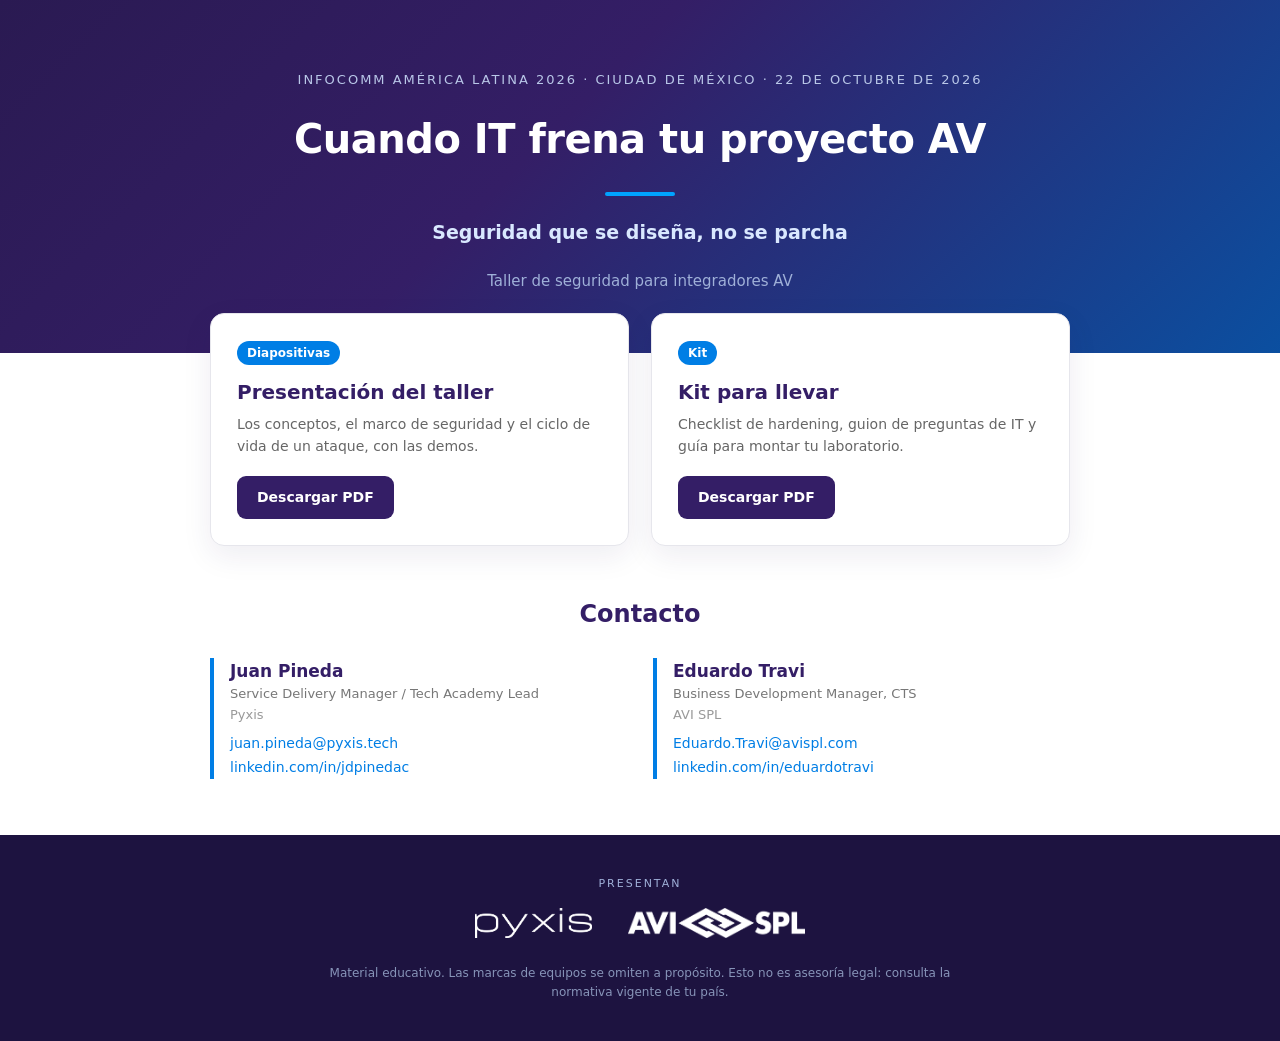
<file: docs/index.html>
<!DOCTYPE html><html lang="es"><head>
<meta charset="utf-8"><meta name="viewport" content="width=device-width, initial-scale=1">
<title>Cuando IT frena tu proyecto AV — ICAL26</title>
<style>
:root{--indigo:#341E66;--blue:#007EE5;--ink:#2b2b2b;}
*{box-sizing:border-box;margin:0;padding:0;}
body{font-family:'Segoe UI',system-ui,-apple-system,sans-serif;color:var(--ink);line-height:1.55;}
.hero{background:linear-gradient(135deg,#2A1A52 0%,#341E66 42%,#0B4FA0 100%);color:#fff;text-align:center;padding:70px 20px 60px;}
.hero .ev{letter-spacing:2px;text-transform:uppercase;font-size:13px;color:#B9C7E8;margin-bottom:18px;}
.hero h1{font-size:40px;font-weight:800;letter-spacing:-.5px;max-width:880px;margin:0 auto;}
.hero .rule{width:70px;height:4px;background:#00A3FF;border-radius:3px;margin:22px auto;}
.hero .sub{font-size:19px;color:#D9E8FF;font-weight:600;}
.hero .when{font-size:15px;color:#9FB0D8;margin-top:22px;}
.wrap{max-width:900px;margin:0 auto;padding:0 20px;}
.dl{display:grid;grid-template-columns:1fr 1fr;gap:22px;margin:-40px auto 50px;max-width:900px;padding:0 20px;}
.card{background:#fff;border:1px solid #e6e6ec;border-radius:14px;padding:26px;box-shadow:0 10px 30px rgba(40,25,90,.08);}
.card .tag{display:inline-block;font-size:12px;font-weight:700;color:#fff;background:var(--blue);padding:3px 10px;border-radius:20px;margin-bottom:12px;}
.card h3{color:var(--indigo);font-size:20px;margin-bottom:6px;}
.card p{color:#666;font-size:14px;margin-bottom:18px;}
.card a.btn{display:inline-block;background:var(--indigo);color:#fff;text-decoration:none;font-weight:700;padding:11px 20px;border-radius:9px;font-size:14px;}
.card a.btn:hover{background:#45267f;}
h2.sec{color:var(--indigo);font-size:24px;margin:10px 0 24px;text-align:center;}
.people{display:grid;grid-template-columns:1fr 1fr;gap:26px;margin-bottom:56px;}
.person{border-left:4px solid var(--blue);padding-left:16px;}
.person b{color:var(--indigo);font-size:17px;}
.person .role{color:#777;font-size:13px;}
.person .org{color:#999;font-size:13px;margin-bottom:8px;}
.person a{color:var(--blue);text-decoration:none;font-size:14px;display:block;margin-top:3px;}
footer{background:#1d1340;color:#fff;text-align:center;padding:40px 20px;}
footer .lbl{letter-spacing:2px;text-transform:uppercase;font-size:11px;color:#9FB0D8;margin-bottom:16px;}
footer img{height:30px;margin:0 18px;vertical-align:middle;filter:brightness(1.1);}
footer .disc{color:#8794B8;font-size:12px;max-width:640px;margin:26px auto 0;}
@media(max-width:680px){.dl,.people{grid-template-columns:1fr;}.hero h1{font-size:30px;}}
</style></head><body>
<div class="hero">
  <div class="ev">InfoComm América Latina 2026 · Ciudad de México · 22 de octubre de 2026</div>
  <h1>Cuando IT frena tu proyecto AV</h1>
  <div class="rule"></div>
  <div class="sub">Seguridad que se diseña, no se parcha</div>
  <div class="when">Taller de seguridad para integradores AV</div>
</div>
<div class="dl">
  <div class="card">
    <span class="tag">Diapositivas</span>
    <h3>Presentación del taller</h3>
    <p>Los conceptos, el marco de seguridad y el ciclo de vida de un ataque, con las demos.</p>
    <a class="btn" href="diapositivas.pdf">Descargar PDF</a>
  </div>
  <div class="card">
    <span class="tag">Kit</span>
    <h3>Kit para llevar</h3>
    <p>Checklist de hardening, guion de preguntas de IT y guía para montar tu laboratorio.</p>
    <a class="btn" href="kit.pdf">Descargar PDF</a>
  </div>
</div>
<div class="wrap">
  <h2 class="sec">Contacto</h2>
  <div class="people">
    <div class="person">
      <b>Juan Pineda</b>
      <div class="role">Service Delivery Manager / Tech Academy Lead</div>
      <div class="org">Pyxis</div>
      <a href="mailto:juan.pineda@pyxis.tech">juan.pineda@pyxis.tech</a>
      <a href="https://www.linkedin.com/in/jdpinedac/">linkedin.com/in/jdpinedac</a>
    </div>
    <div class="person">
      <b>Eduardo Travi</b>
      <div class="role">Business Development Manager, CTS</div>
      <div class="org">AVI SPL</div>
      <a href="mailto:Eduardo.Travi@avispl.com">Eduardo.Travi@avispl.com</a>
      <a href="https://www.linkedin.com/in/eduardotravi/">linkedin.com/in/eduardotravi</a>
    </div>
  </div>
</div>
<footer>
  <div class="lbl">Presentan</div>
  <img src="[data-uri]"><img src="[data-uri]">
  <div class="disc">Material educativo. Las marcas de equipos se omiten a propósito. Esto no es asesoría legal: consulta la normativa vigente de tu país.</div>
</footer>
</body></html>
</file>
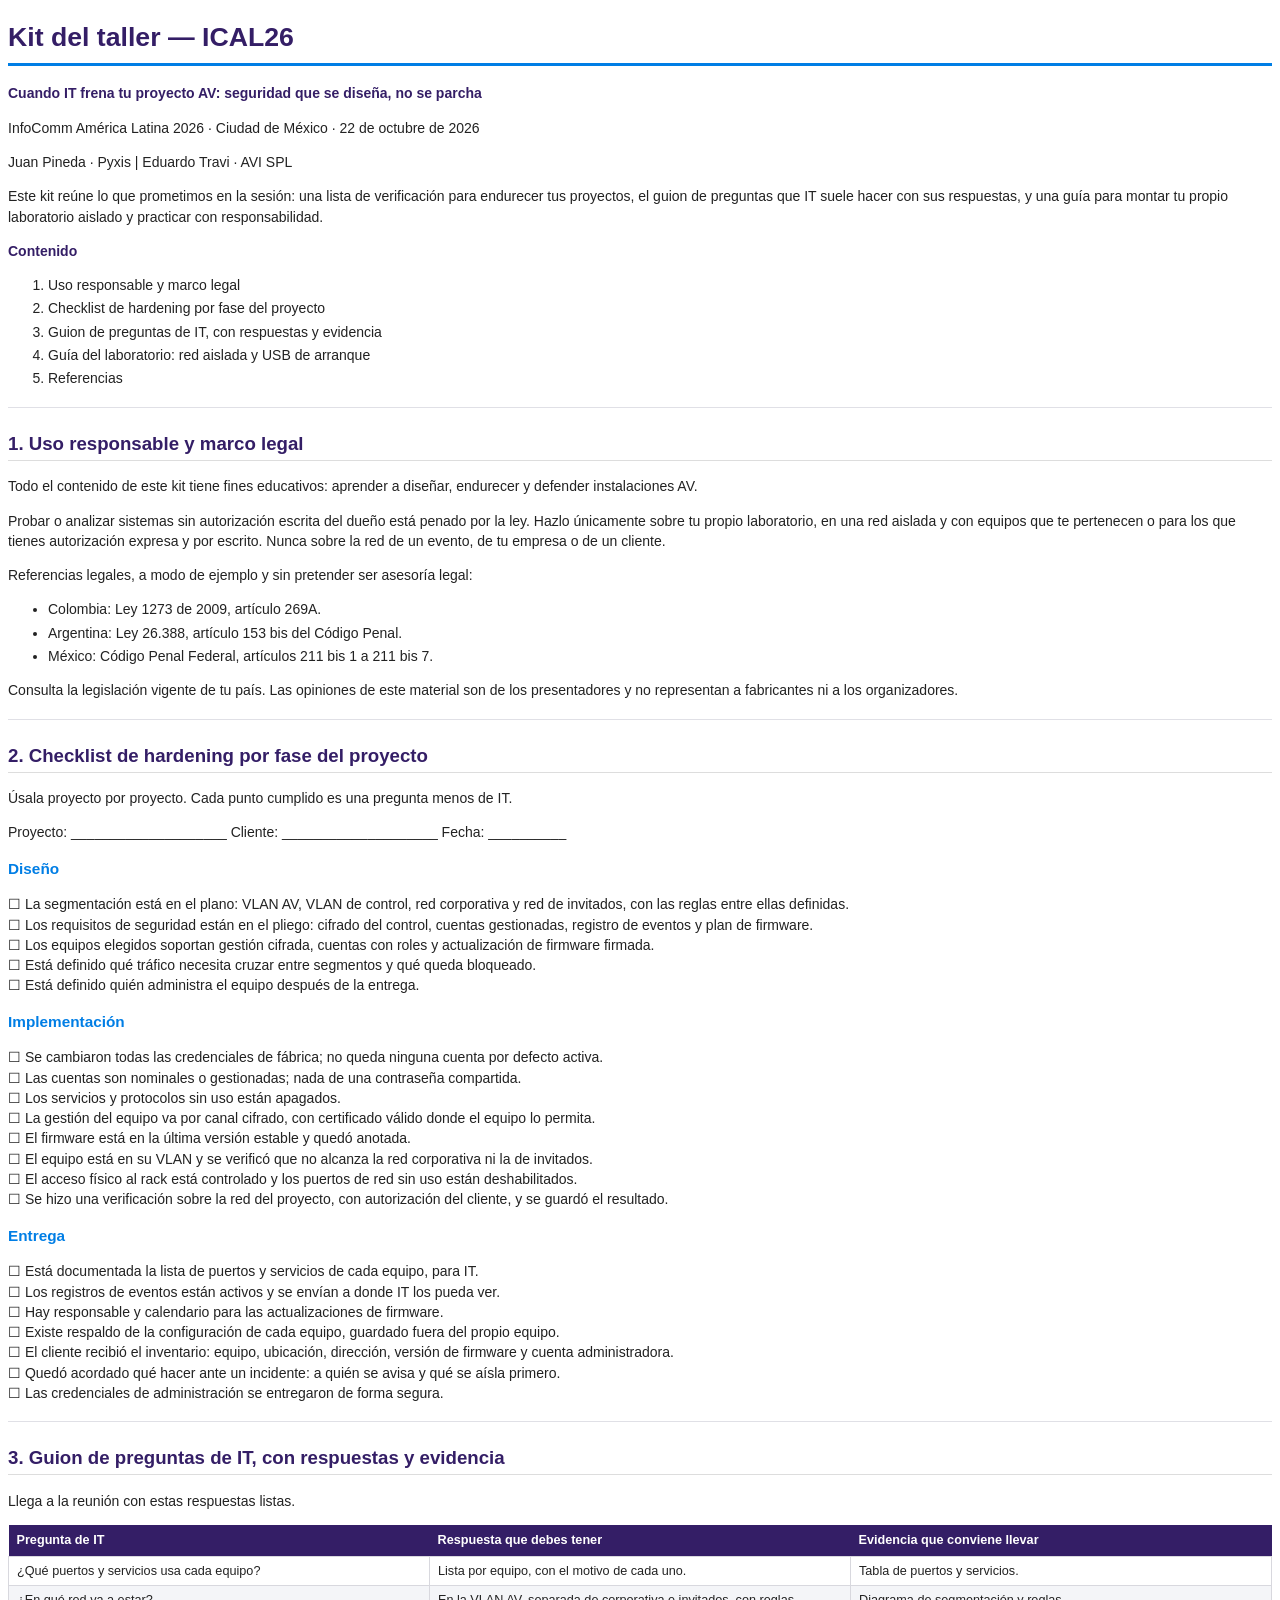
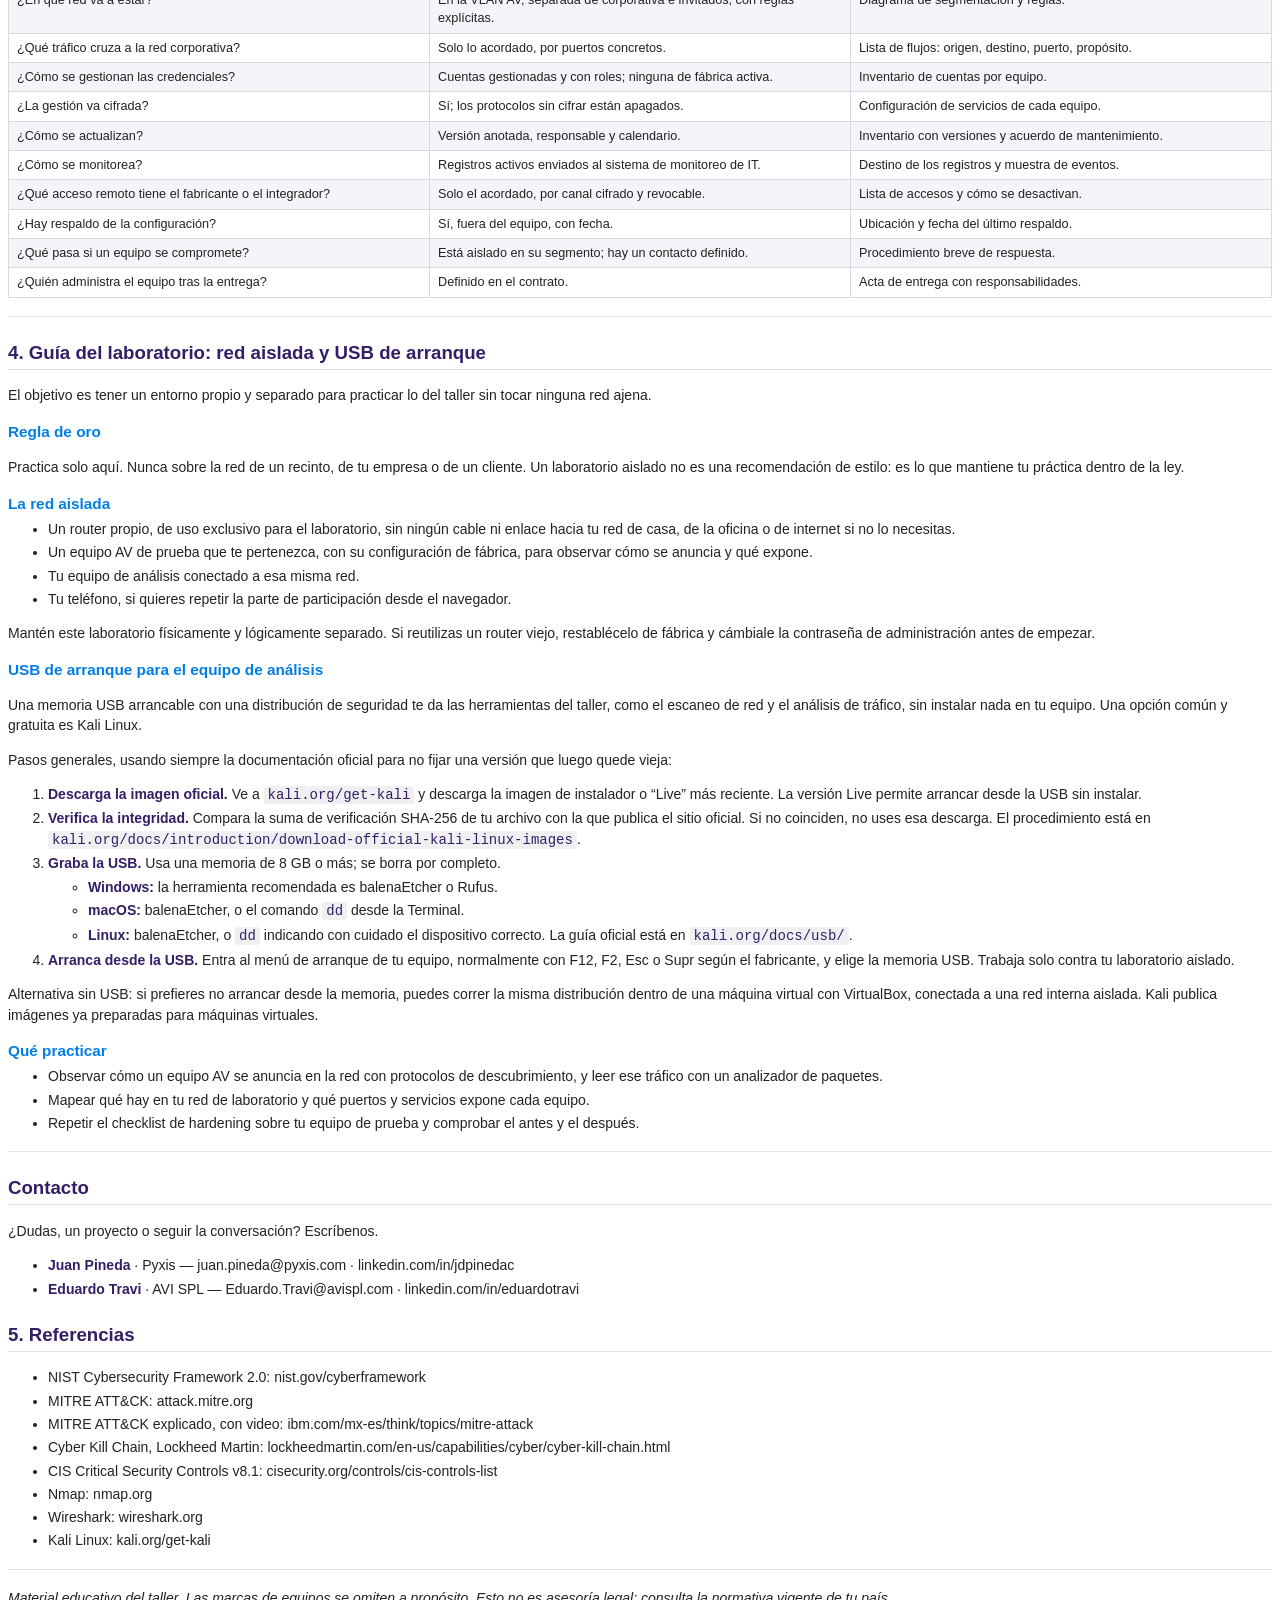
<file: kit/kit.html>
<!DOCTYPE html>
<html xmlns="http://www.w3.org/1999/xhtml" lang xml:lang>
<head>
  <meta charset="utf-8" />
  <meta name="generator" content="pandoc" />
  <meta name="viewport" content="width=device-width, initial-scale=1.0, user-scalable=yes" />
  <title>kit</title>
  <style>
code{white-space: pre-wrap;}
span.smallcaps{font-variant: small-caps;}
div.columns{display: flex; gap: min(4vw, 1.5em);}
div.column{flex: auto; overflow-x: auto;}
div.hanging-indent{margin-left: 1.5em; text-indent: -1.5em;}

ul.task-list[class]{list-style: none;}
ul.task-list li input[type="checkbox"] {
font-size: inherit;
width: 0.8em;
margin: 0 0.8em 0.2em -1.6em;
vertical-align: middle;
}
.display.math{display: block; text-align: center; margin: 0.5rem auto;}
</style>
  <style type="text/css">@page { margin: 1.8cm; }
body { font-family: "Montserrat", sans-serif; font-size: 10.5pt; color: #222; line-height: 1.45; }
h1 { color: #341E66; font-size: 20pt; border-bottom: 3px solid #007EE5; padding-bottom: 6px; }
h2 { color: #341E66; font-size: 14pt; margin-top: 22px; border-bottom: 1px solid #DDD; padding-bottom: 3px; }
h3 { color: #007EE5; font-size: 11.5pt; margin-bottom: 4px; }
strong { color: #341E66; }
a { color: #007EE5; text-decoration: none; }
table { border-collapse: collapse; width: 100%; font-size: 9.5pt; margin: 8px 0; }
th { background: #341E66; color: #fff; text-align: left; padding: 6px 8px; }
td { border: 1px solid #D8D8DE; padding: 5px 8px; vertical-align: top; }
tr:nth-child(even) td { background: #F4F5F8; }
ul { margin: 4px 0; }
li { margin: 3px 0; }
hr { border: none; border-top: 1px solid #E0E0E6; margin: 18px 0; }
code { background: #F0F0F3; padding: 1px 4px; border-radius: 3px; color: #341E66; }
#title-block-header { display: none; }
</style>
</head>
<body>
<h1 id="kit-del-taller-ical26">Kit del taller — ICAL26</h1>
<p><strong>Cuando IT frena tu proyecto AV: seguridad que se diseña, no
se parcha</strong></p>
<p>InfoComm América Latina 2026 · Ciudad de México · 22 de octubre de
2026</p>
<p>Juan Pineda · Pyxis | Eduardo Travi · AVI SPL</p>
<p>Este kit reúne lo que prometimos en la sesión: una lista de
verificación para endurecer tus proyectos, el guion de preguntas que IT
suele hacer con sus respuestas, y una guía para montar tu propio
laboratorio aislado y practicar con responsabilidad.</p>
<p><strong>Contenido</strong></p>
<ol type="1">
<li>Uso responsable y marco legal</li>
<li>Checklist de hardening por fase del proyecto</li>
<li>Guion de preguntas de IT, con respuestas y evidencia</li>
<li>Guía del laboratorio: red aislada y USB de arranque</li>
<li>Referencias</li>
</ol>
<hr />
<h2 id="uso-responsable-y-marco-legal">1. Uso responsable y marco
legal</h2>
<p>Todo el contenido de este kit tiene fines educativos: aprender a
diseñar, endurecer y defender instalaciones AV.</p>
<p>Probar o analizar sistemas sin autorización escrita del dueño está
penado por la ley. Hazlo únicamente sobre tu propio laboratorio, en una
red aislada y con equipos que te pertenecen o para los que tienes
autorización expresa y por escrito. Nunca sobre la red de un evento, de
tu empresa o de un cliente.</p>
<p>Referencias legales, a modo de ejemplo y sin pretender ser asesoría
legal:</p>
<ul>
<li>Colombia: Ley 1273 de 2009, artículo 269A.</li>
<li>Argentina: Ley 26.388, artículo 153 bis del Código Penal.</li>
<li>México: Código Penal Federal, artículos 211 bis 1 a 211 bis 7.</li>
</ul>
<p>Consulta la legislación vigente de tu país. Las opiniones de este
material son de los presentadores y no representan a fabricantes ni a
los organizadores.</p>
<hr />
<h2 id="checklist-de-hardening-por-fase-del-proyecto">2. Checklist de
hardening por fase del proyecto</h2>
<p>Úsala proyecto por proyecto. Cada punto cumplido es una pregunta
menos de IT.</p>
<p>Proyecto: ____________________ Cliente: ____________________ Fecha:
__________</p>
<h3 id="diseño">Diseño</h3>
<p>☐ La segmentación está en el plano: VLAN AV, VLAN de control, red
corporativa y red de invitados, con las reglas entre ellas
definidas.<br />
☐ Los requisitos de seguridad están en el pliego: cifrado del control,
cuentas gestionadas, registro de eventos y plan de firmware.<br />
☐ Los equipos elegidos soportan gestión cifrada, cuentas con roles y
actualización de firmware firmada.<br />
☐ Está definido qué tráfico necesita cruzar entre segmentos y qué queda
bloqueado.<br />
☐ Está definido quién administra el equipo después de la entrega.</p>
<h3 id="implementación">Implementación</h3>
<p>☐ Se cambiaron todas las credenciales de fábrica; no queda ninguna
cuenta por defecto activa.<br />
☐ Las cuentas son nominales o gestionadas; nada de una contraseña
compartida.<br />
☐ Los servicios y protocolos sin uso están apagados.<br />
☐ La gestión del equipo va por canal cifrado, con certificado válido
donde el equipo lo permita.<br />
☐ El firmware está en la última versión estable y quedó anotada.<br />
☐ El equipo está en su VLAN y se verificó que no alcanza la red
corporativa ni la de invitados.<br />
☐ El acceso físico al rack está controlado y los puertos de red sin uso
están deshabilitados.<br />
☐ Se hizo una verificación sobre la red del proyecto, con autorización
del cliente, y se guardó el resultado.</p>
<h3 id="entrega">Entrega</h3>
<p>☐ Está documentada la lista de puertos y servicios de cada equipo,
para IT.<br />
☐ Los registros de eventos están activos y se envían a donde IT los
pueda ver.<br />
☐ Hay responsable y calendario para las actualizaciones de
firmware.<br />
☐ Existe respaldo de la configuración de cada equipo, guardado fuera del
propio equipo.<br />
☐ El cliente recibió el inventario: equipo, ubicación, dirección,
versión de firmware y cuenta administradora.<br />
☐ Quedó acordado qué hacer ante un incidente: a quién se avisa y qué se
aísla primero.<br />
☐ Las credenciales de administración se entregaron de forma segura.</p>
<hr />
<h2 id="guion-de-preguntas-de-it-con-respuestas-y-evidencia">3. Guion de
preguntas de IT, con respuestas y evidencia</h2>
<p>Llega a la reunión con estas respuestas listas.</p>
<table>
<colgroup>
<col style="width: 33%" />
<col style="width: 33%" />
<col style="width: 33%" />
</colgroup>
<thead>
<tr class="header">
<th>Pregunta de IT</th>
<th>Respuesta que debes tener</th>
<th>Evidencia que conviene llevar</th>
</tr>
</thead>
<tbody>
<tr class="odd">
<td>¿Qué puertos y servicios usa cada equipo?</td>
<td>Lista por equipo, con el motivo de cada uno.</td>
<td>Tabla de puertos y servicios.</td>
</tr>
<tr class="even">
<td>¿En qué red va a estar?</td>
<td>En la VLAN AV, separada de corporativa e invitados, con reglas
explícitas.</td>
<td>Diagrama de segmentación y reglas.</td>
</tr>
<tr class="odd">
<td>¿Qué tráfico cruza a la red corporativa?</td>
<td>Solo lo acordado, por puertos concretos.</td>
<td>Lista de flujos: origen, destino, puerto, propósito.</td>
</tr>
<tr class="even">
<td>¿Cómo se gestionan las credenciales?</td>
<td>Cuentas gestionadas y con roles; ninguna de fábrica activa.</td>
<td>Inventario de cuentas por equipo.</td>
</tr>
<tr class="odd">
<td>¿La gestión va cifrada?</td>
<td>Sí; los protocolos sin cifrar están apagados.</td>
<td>Configuración de servicios de cada equipo.</td>
</tr>
<tr class="even">
<td>¿Cómo se actualizan?</td>
<td>Versión anotada, responsable y calendario.</td>
<td>Inventario con versiones y acuerdo de mantenimiento.</td>
</tr>
<tr class="odd">
<td>¿Cómo se monitorea?</td>
<td>Registros activos enviados al sistema de monitoreo de IT.</td>
<td>Destino de los registros y muestra de eventos.</td>
</tr>
<tr class="even">
<td>¿Qué acceso remoto tiene el fabricante o el integrador?</td>
<td>Solo el acordado, por canal cifrado y revocable.</td>
<td>Lista de accesos y cómo se desactivan.</td>
</tr>
<tr class="odd">
<td>¿Hay respaldo de la configuración?</td>
<td>Sí, fuera del equipo, con fecha.</td>
<td>Ubicación y fecha del último respaldo.</td>
</tr>
<tr class="even">
<td>¿Qué pasa si un equipo se compromete?</td>
<td>Está aislado en su segmento; hay un contacto definido.</td>
<td>Procedimiento breve de respuesta.</td>
</tr>
<tr class="odd">
<td>¿Quién administra el equipo tras la entrega?</td>
<td>Definido en el contrato.</td>
<td>Acta de entrega con responsabilidades.</td>
</tr>
</tbody>
</table>
<hr />
<h2 id="guía-del-laboratorio-red-aislada-y-usb-de-arranque">4. Guía del
laboratorio: red aislada y USB de arranque</h2>
<p>El objetivo es tener un entorno propio y separado para practicar lo
del taller sin tocar ninguna red ajena.</p>
<h3 id="regla-de-oro">Regla de oro</h3>
<p>Practica solo aquí. Nunca sobre la red de un recinto, de tu empresa o
de un cliente. Un laboratorio aislado no es una recomendación de estilo:
es lo que mantiene tu práctica dentro de la ley.</p>
<h3 id="la-red-aislada">La red aislada</h3>
<ul>
<li>Un router propio, de uso exclusivo para el laboratorio, sin ningún
cable ni enlace hacia tu red de casa, de la oficina o de internet si no
lo necesitas.</li>
<li>Un equipo AV de prueba que te pertenezca, con su configuración de
fábrica, para observar cómo se anuncia y qué expone.</li>
<li>Tu equipo de análisis conectado a esa misma red.</li>
<li>Tu teléfono, si quieres repetir la parte de participación desde el
navegador.</li>
</ul>
<p>Mantén este laboratorio físicamente y lógicamente separado. Si
reutilizas un router viejo, restablécelo de fábrica y cámbiale la
contraseña de administración antes de empezar.</p>
<h3 id="usb-de-arranque-para-el-equipo-de-análisis">USB de arranque para
el equipo de análisis</h3>
<p>Una memoria USB arrancable con una distribución de seguridad te da
las herramientas del taller, como el escaneo de red y el análisis de
tráfico, sin instalar nada en tu equipo. Una opción común y gratuita es
Kali Linux.</p>
<p>Pasos generales, usando siempre la documentación oficial para no
fijar una versión que luego quede vieja:</p>
<ol type="1">
<li><strong>Descarga la imagen oficial.</strong> Ve a
<code>kali.org/get-kali</code> y descarga la imagen de instalador o
“Live” más reciente. La versión Live permite arrancar desde la USB sin
instalar.</li>
<li><strong>Verifica la integridad.</strong> Compara la suma de
verificación SHA-256 de tu archivo con la que publica el sitio oficial.
Si no coinciden, no uses esa descarga. El procedimiento está en
<code>kali.org/docs/introduction/download-official-kali-linux-images</code>.</li>
<li><strong>Graba la USB.</strong> Usa una memoria de 8 GB o más; se
borra por completo.
<ul>
<li><strong>Windows:</strong> la herramienta recomendada es balenaEtcher
o Rufus.</li>
<li><strong>macOS:</strong> balenaEtcher, o el comando <code>dd</code>
desde la Terminal.</li>
<li><strong>Linux:</strong> balenaEtcher, o <code>dd</code> indicando
con cuidado el dispositivo correcto. La guía oficial está en
<code>kali.org/docs/usb/</code>.</li>
</ul></li>
<li><strong>Arranca desde la USB.</strong> Entra al menú de arranque de
tu equipo, normalmente con F12, F2, Esc o Supr según el fabricante, y
elige la memoria USB. Trabaja solo contra tu laboratorio aislado.</li>
</ol>
<p>Alternativa sin USB: si prefieres no arrancar desde la memoria,
puedes correr la misma distribución dentro de una máquina virtual con
VirtualBox, conectada a una red interna aislada. Kali publica imágenes
ya preparadas para máquinas virtuales.</p>
<h3 id="qué-practicar">Qué practicar</h3>
<ul>
<li>Observar cómo un equipo AV se anuncia en la red con protocolos de
descubrimiento, y leer ese tráfico con un analizador de paquetes.</li>
<li>Mapear qué hay en tu red de laboratorio y qué puertos y servicios
expone cada equipo.</li>
<li>Repetir el checklist de hardening sobre tu equipo de prueba y
comprobar el antes y el después.</li>
</ul>
<hr />
<h2 id="contacto">Contacto</h2>
<p>¿Dudas, un proyecto o seguir la conversación? Escríbenos.</p>
<ul>
<li><strong>Juan Pineda</strong> · Pyxis — juan.pineda@pyxis.com ·
linkedin.com/in/jdpinedac</li>
<li><strong>Eduardo Travi</strong> · AVI SPL — Eduardo.Travi@avispl.com
· linkedin.com/in/eduardotravi</li>
</ul>
<h2 id="referencias">5. Referencias</h2>
<ul>
<li>NIST Cybersecurity Framework 2.0: nist.gov/cyberframework</li>
<li>MITRE ATT&amp;CK: attack.mitre.org</li>
<li>MITRE ATT&amp;CK explicado, con video:
ibm.com/mx-es/think/topics/mitre-attack</li>
<li>Cyber Kill Chain, Lockheed Martin:
lockheedmartin.com/en-us/capabilities/cyber/cyber-kill-chain.html</li>
<li>CIS Critical Security Controls v8.1:
cisecurity.org/controls/cis-controls-list</li>
<li>Nmap: nmap.org</li>
<li>Wireshark: wireshark.org</li>
<li>Kali Linux: kali.org/get-kali</li>
</ul>
<hr />
<p><em>Material educativo del taller. Las marcas de equipos se omiten a
propósito. Esto no es asesoría legal: consulta la normativa vigente de
tu país.</em></p>
</body>
</html>
</file>
